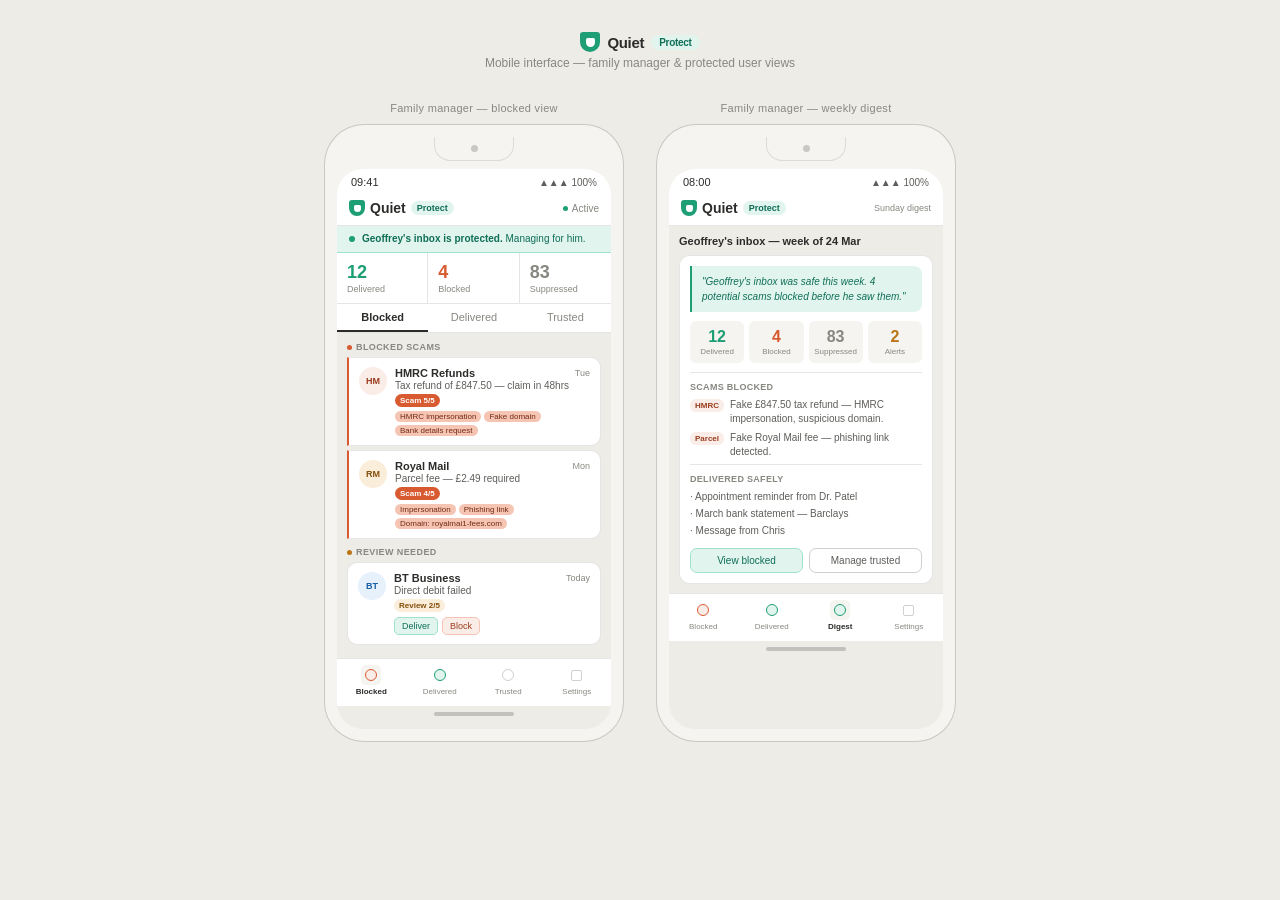
<file: ui/mobile_mocks/quiet_protect_mobile_dashboard.html>
<!DOCTYPE html>
<html lang="en">
<head>
<meta charset="UTF-8">
<meta name="viewport" content="width=device-width, initial-scale=1.0">
<title>Quiet Protect — Mobile Interface Mockup</title>
<style>
  *, *::before, *::after { box-sizing: border-box; margin: 0; padding: 0; }

  :root {
    --bg-primary: #ffffff;
    --bg-secondary: #f5f4f0;
    --bg-tertiary: #eeece7;
    --text-primary: #2c2c2a;
    --text-secondary: #5f5e5a;
    --text-tertiary: #888780;
    --border-subtle: rgba(44,44,42,0.12);
    --border-mid: rgba(44,44,42,0.22);
    --teal: #1d9e75;
    --teal-light: #e1f5ee;
    --teal-dark: #0f6e56;
    --teal-border: #9fe1cb;
    --coral: #d85a30;
    --coral-light: #faece7;
    --coral-dark: #993c1d;
    --amber: #ef9f27;
    --amber-light: #faeeda;
    --amber-dark: #854f0b;
    --gray-light: #f1efe8;
    --gray-mid: #888780;
    --blue-light: #e6f1fb;
    --blue: #185fa5;
    --green-light: #eaf3de;
    --green: #3b6d11;
    --red-light: #fcebeb;
    --red: #a32d2d;
    --font: -apple-system, BlinkMacSystemFont, 'Segoe UI', Helvetica, Arial, sans-serif;
    --radius-md: 8px;
    --radius-lg: 12px;
  }

  body {
    font-family: var(--font);
    background: var(--bg-tertiary);
    color: var(--text-primary);
    min-height: 100vh;
    padding: 2rem 1rem 3rem;
  }

  .page-title {
    text-align: center;
    margin-bottom: 2rem;
  }

  .page-title h1 {
    font-size: 15px;
    font-weight: 600;
    color: var(--text-primary);
    letter-spacing: -0.3px;
    display: inline-flex;
    align-items: center;
    gap: 7px;
  }

  .logo-shield {
    width: 20px;
    height: 20px;
    background: var(--teal);
    border-radius: 3px 3px 10px 10px;
    display: flex;
    align-items: center;
    justify-content: center;
    flex-shrink: 0;
  }

  .logo-shield-inner {
    width: 9px;
    height: 9px;
    background: white;
    border-radius: 2px 2px 5px 5px;
  }

  .protect-badge {
    font-size: 10px;
    font-weight: 600;
    background: var(--teal-light);
    color: var(--teal-dark);
    padding: 2px 8px;
    border-radius: 10px;
  }

  .page-subtitle {
    font-size: 12px;
    color: var(--text-tertiary);
    margin-top: 4px;
  }

  /* SCENE */
  .scene {
    display: flex;
    justify-content: center;
    align-items: flex-start;
    gap: 2rem;
    flex-wrap: wrap;
  }

  .phone-wrap {
    display: flex;
    flex-direction: column;
    align-items: center;
    gap: 10px;
  }

  .phone-label {
    font-size: 11px;
    color: var(--text-tertiary);
    letter-spacing: 0.3px;
    text-align: center;
  }

  /* PHONE FRAME */
  .phone {
    width: 300px;
    background: var(--bg-secondary);
    border-radius: 40px;
    border: 0.5px solid var(--border-mid);
    padding: 12px;
  }

  .phone-notch {
    width: 80px;
    height: 24px;
    background: var(--bg-secondary);
    border-radius: 0 0 16px 16px;
    margin: 0 auto 8px;
    border: 0.5px solid var(--border-subtle);
    border-top: none;
    display: flex;
    align-items: center;
    justify-content: center;
  }

  .notch-dot {
    width: 7px;
    height: 7px;
    border-radius: 50%;
    background: var(--border-mid);
  }

  .screen {
    background: var(--bg-tertiary);
    border-radius: 26px;
    overflow: hidden;
    min-height: 560px;
  }

  .home-bar {
    height: 4px;
    width: 80px;
    background: var(--border-mid);
    border-radius: 2px;
    margin: 6px auto 4px;
  }

  /* STATUS BAR */
  .status-bar {
    background: var(--bg-primary);
    padding: 7px 14px 5px;
    display: flex;
    justify-content: space-between;
    align-items: center;
  }

  .status-time { font-size: 11px; font-weight: 500; color: var(--text-primary); }
  .status-icons { font-size: 10px; color: var(--text-secondary); }

  /* SCREEN TOPBAR */
  .s-topbar {
    background: var(--bg-primary);
    border-bottom: 0.5px solid var(--border-subtle);
    padding: 7px 12px 9px;
    display: flex;
    align-items: center;
    justify-content: space-between;
  }

  .s-logo {
    font-size: 14px;
    font-weight: 600;
    color: var(--text-primary);
    display: flex;
    align-items: center;
    gap: 5px;
  }

  .s-shield {
    width: 16px;
    height: 16px;
    background: var(--teal);
    border-radius: 3px 3px 8px 8px;
    display: flex;
    align-items: center;
    justify-content: center;
    flex-shrink: 0;
  }

  .s-shield-i {
    width: 7px;
    height: 7px;
    background: white;
    border-radius: 2px 2px 4px 4px;
  }

  .s-badge {
    font-size: 9px;
    font-weight: 600;
    background: var(--teal-light);
    color: var(--teal-dark);
    padding: 2px 6px;
    border-radius: 8px;
  }

  .s-agent {
    display: flex;
    align-items: center;
    gap: 4px;
    font-size: 10px;
    color: var(--text-tertiary);
  }

  .s-pulse {
    width: 5px;
    height: 5px;
    border-radius: 50%;
    background: var(--teal);
    animation: pulse 2s ease-in-out infinite;
  }

  @keyframes pulse {
    0%, 100% { opacity: 1; transform: scale(1); }
    50% { opacity: 0.45; transform: scale(0.8); }
  }

  /* BANNER */
  .s-banner {
    background: var(--teal-light);
    border-bottom: 0.5px solid var(--teal-border);
    padding: 6px 12px;
    display: flex;
    align-items: center;
    gap: 7px;
  }

  .s-banner-dot {
    width: 6px;
    height: 6px;
    border-radius: 50%;
    background: var(--teal);
    flex-shrink: 0;
  }

  .s-banner-text { font-size: 10px; color: var(--teal-dark); line-height: 1.4; }
  .s-banner-text strong { font-weight: 600; }

  /* STATS */
  .s-stats {
    background: var(--bg-primary);
    display: grid;
    grid-template-columns: repeat(3, 1fr);
    border-bottom: 0.5px solid var(--border-subtle);
  }

  .s-stat {
    padding: 9px 0 9px 10px;
    border-right: 0.5px solid var(--border-subtle);
  }

  .s-stat:last-child { border-right: none; }

  .s-stat-n { font-size: 18px; font-weight: 600; }
  .s-stat-n.safe      { color: var(--teal); }
  .s-stat-n.blocked   { color: var(--coral); }
  .s-stat-n.suppressed { color: var(--gray-mid); }
  .s-stat-l { font-size: 9px; color: var(--text-tertiary); margin-top: 1px; }

  /* TABS */
  .s-tabs {
    background: var(--bg-primary);
    display: flex;
    border-bottom: 0.5px solid var(--border-subtle);
  }

  .s-tab {
    font-size: 11px;
    padding: 7px 12px;
    color: var(--text-tertiary);
    border-bottom: 2px solid transparent;
    white-space: nowrap;
    flex: 1;
    text-align: center;
    cursor: pointer;
  }

  .s-tab.active {
    color: var(--text-primary);
    border-bottom-color: var(--text-primary);
    font-weight: 600;
  }

  /* CONTENT */
  .s-content { padding: 9px 10px; }

  .s-section-lbl {
    font-size: 9px;
    font-weight: 600;
    color: var(--text-tertiary);
    text-transform: uppercase;
    letter-spacing: 0.4px;
    margin: 8px 0 5px;
    display: flex;
    align-items: center;
    gap: 4px;
  }

  .s-section-lbl:first-child { margin-top: 0; }

  .s-dot { width: 5px; height: 5px; border-radius: 50%; display: inline-block; flex-shrink: 0; }
  .s-dot-blocked  { background: var(--coral); }
  .s-dot-safe     { background: var(--teal); }
  .s-dot-warn     { background: #ba7517; }

  /* CARDS */
  .s-card {
    background: var(--bg-primary);
    border: 0.5px solid var(--border-subtle);
    border-radius: 10px;
    padding: 9px 10px;
    margin-bottom: 4px;
    display: flex;
    gap: 8px;
    align-items: flex-start;
  }

  .s-card.blocked-c {
    border-left: 2px solid var(--coral);
    border-radius: 0 10px 10px 0;
  }

  .s-card.safe-c {
    border-left: 2px solid var(--teal);
    border-radius: 0 10px 10px 0;
  }

  /* AVATARS */
  .s-av {
    width: 28px;
    height: 28px;
    border-radius: 50%;
    display: flex;
    align-items: center;
    justify-content: center;
    font-size: 9px;
    font-weight: 600;
    flex-shrink: 0;
  }

  .av-red    { background: var(--coral-light); color: var(--coral-dark); }
  .av-blue   { background: var(--blue-light);  color: var(--blue); }
  .av-teal   { background: var(--teal-light);  color: var(--teal-dark); }
  .av-gray   { background: var(--gray-light);  color: var(--gray-mid); }
  .av-amber  { background: var(--amber-light); color: var(--amber-dark); }
  .av-green  { background: var(--green-light); color: var(--green); }

  /* CARD BODY */
  .s-card-body { flex: 1; min-width: 0; }

  .s-from {
    font-size: 11px;
    font-weight: 600;
    color: var(--text-primary);
    display: flex;
    align-items: center;
    justify-content: space-between;
    margin-bottom: 1px;
  }

  .s-from-time { font-size: 9px; color: var(--text-tertiary); font-weight: 400; }

  .s-subject {
    font-size: 10px;
    color: var(--text-secondary);
    white-space: nowrap;
    overflow: hidden;
    text-overflow: ellipsis;
    margin-bottom: 3px;
  }

  /* MINI BADGES */
  .s-badge-item {
    font-size: 8px;
    font-weight: 600;
    padding: 2px 5px;
    border-radius: 7px;
    white-space: nowrap;
  }

  .sb-scam     { background: var(--coral);       color: #fff; }
  .sb-blocked  { background: var(--coral-light);  color: var(--coral-dark); }
  .sb-warn     { background: var(--amber-light);  color: var(--amber-dark); }
  .sb-safe     { background: var(--teal-light);   color: var(--teal-dark); }
  .sb-trusted  { background: var(--teal-light);   color: var(--teal-dark); }

  /* THREAT SIGNALS */
  .s-signals {
    display: flex;
    flex-wrap: wrap;
    gap: 3px;
    margin-top: 4px;
  }

  .s-signal {
    font-size: 8px;
    background: #f5c4b3;
    color: #712b13;
    padding: 1px 5px;
    border-radius: 6px;
  }

  /* REVIEW BUTTONS */
  .s-review-btns {
    display: flex;
    gap: 4px;
    margin-top: 5px;
  }

  .s-btn-deliver {
    font-size: 9px;
    padding: 3px 7px;
    border-radius: 5px;
    border: 0.5px solid var(--teal-border);
    background: var(--teal-light);
    color: var(--teal-dark);
    cursor: pointer;
    font-family: var(--font);
  }

  .s-btn-block {
    font-size: 9px;
    padding: 3px 7px;
    border-radius: 5px;
    border: 0.5px solid #f5c4b3;
    background: var(--coral-light);
    color: var(--coral-dark);
    cursor: pointer;
    font-family: var(--font);
  }

  /* AGENT NOTE */
  .s-agent-note {
    background: var(--bg-secondary);
    border-radius: var(--radius-md);
    padding: 6px 9px;
    margin: 3px 0 5px 36px;
    font-size: 9px;
    color: var(--text-secondary);
    line-height: 1.5;
  }

  /* DIGEST BOX */
  .s-digest-box {
    background: var(--bg-primary);
    border: 0.5px solid var(--border-subtle);
    border-radius: 10px;
    padding: 10px;
  }

  .s-digest-quote {
    font-size: 10px;
    color: var(--teal-dark);
    font-style: italic;
    background: var(--teal-light);
    padding: 8px 10px;
    border-radius: 0 8px 8px 0;
    border-left: 2px solid var(--teal);
    margin-bottom: 9px;
    line-height: 1.5;
  }

  .s-digest-stats {
    display: grid;
    grid-template-columns: repeat(4, 1fr);
    gap: 5px;
    margin-bottom: 9px;
  }

  .s-dstat {
    background: var(--bg-secondary);
    border-radius: 6px;
    padding: 7px 4px;
    text-align: center;
  }

  .s-dstat-n { font-size: 16px; font-weight: 600; }
  .s-dstat-l { font-size: 8px; color: var(--text-tertiary); margin-top: 1px; }

  .s-digest-section {
    font-size: 9px;
    font-weight: 600;
    color: var(--text-tertiary);
    text-transform: uppercase;
    letter-spacing: 0.3px;
    margin-bottom: 6px;
    padding-top: 9px;
    border-top: 0.5px solid var(--border-subtle);
  }

  .s-scam-item {
    display: flex;
    gap: 6px;
    align-items: flex-start;
    margin-bottom: 5px;
  }

  .s-scam-badge {
    background: var(--coral-light);
    color: var(--coral-dark);
    font-size: 8px;
    font-weight: 600;
    padding: 2px 5px;
    border-radius: 6px;
    flex-shrink: 0;
    margin-top: 1px;
  }

  .s-scam-text {
    font-size: 10px;
    color: var(--text-secondary);
    line-height: 1.4;
  }

  /* DIGEST FOOTER BUTTONS */
  .s-digest-btns {
    display: flex;
    gap: 6px;
    margin-top: 10px;
  }

  .s-digest-btn {
    flex: 1;
    font-size: 10px;
    padding: 6px;
    border-radius: 7px;
    cursor: pointer;
    font-family: var(--font);
  }

  .s-digest-btn.primary {
    border: 0.5px solid var(--teal-border);
    background: var(--teal-light);
    color: var(--teal-dark);
  }

  .s-digest-btn.secondary {
    border: 0.5px solid var(--border-mid);
    background: transparent;
    color: var(--text-secondary);
  }

  /* SAFE INBOX */
  .s-safe-inbox { padding: 9px 10px; }

  .s-inbox-msg {
    background: var(--bg-primary);
    border: 0.5px solid var(--border-subtle);
    border-radius: 10px;
    padding: 9px 10px;
    margin-bottom: 4px;
    display: flex;
    gap: 8px;
    align-items: flex-start;
  }

  .s-inbox-unread {
    border-left: 2px solid var(--teal);
    border-radius: 0 10px 10px 0;
  }

  .s-inbox-subject {
    font-size: 11px;
    font-weight: 600;
    color: var(--text-primary);
    margin-bottom: 2px;
  }

  .s-inbox-preview {
    font-size: 9px;
    color: var(--text-tertiary);
    margin-top: 2px;
    white-space: nowrap;
    overflow: hidden;
    text-overflow: ellipsis;
  }

  .s-all-clear {
    margin-top: 16px;
    background: var(--teal-light);
    border-radius: 10px;
    padding: 10px 12px;
  }

  .s-all-clear-title {
    font-size: 10px;
    font-weight: 600;
    color: var(--teal-dark);
    margin-bottom: 3px;
  }

  .s-all-clear-text {
    font-size: 9px;
    color: var(--teal-dark);
    line-height: 1.5;
  }

  /* NAVBAR */
  .s-navbar {
    background: var(--bg-primary);
    border-top: 0.5px solid var(--border-subtle);
    display: flex;
    padding: 6px 0 10px;
  }

  .s-nav-item {
    flex: 1;
    display: flex;
    flex-direction: column;
    align-items: center;
    gap: 2px;
    cursor: pointer;
  }

  .s-nav-icon {
    width: 20px;
    height: 20px;
    border-radius: 5px;
    display: flex;
    align-items: center;
    justify-content: center;
  }

  .s-nav-icon.active { background: var(--bg-secondary); }

  .s-nav-dot {
    width: 12px;
    height: 12px;
    border-radius: 50%;
    border: 1.5px solid var(--border-mid);
  }

  .s-nav-dot.blocked-d {
    background: var(--coral-light);
    border-color: var(--coral);
  }

  .s-nav-label {
    font-size: 8px;
    color: var(--text-tertiary);
  }

  .s-nav-label.active {
    color: var(--text-primary);
    font-weight: 600;
  }
</style>
</head>
<body>

<div class="page-title">
  <h1>
    <div class="logo-shield"><div class="logo-shield-inner"></div></div>
    Quiet
    <div class="protect-badge">Protect</div>
  </h1>
  <div class="page-subtitle">Mobile interface — family manager &amp; protected user views</div>
</div>

<div class="scene">

  <!-- PHONE 1: FAMILY MANAGER — BLOCKED VIEW -->
  <div class="phone-wrap">
    <div class="phone-label">Family manager — blocked view</div>
    <div class="phone">
      <div class="phone-notch"><div class="notch-dot"></div></div>
      <div class="screen">

        <div class="status-bar">
          <div class="status-time">09:41</div>
          <div class="status-icons">▲▲▲ 100%</div>
        </div>

        <div class="s-topbar">
          <div class="s-logo">
            <div class="s-shield"><div class="s-shield-i"></div></div>
            Quiet
            <div class="s-badge">Protect</div>
          </div>
          <div class="s-agent"><div class="s-pulse"></div>Active</div>
        </div>

        <div class="s-banner">
          <div class="s-banner-dot"></div>
          <div class="s-banner-text"><strong>Geoffrey's inbox is protected.</strong> Managing for him.</div>
        </div>

        <div class="s-stats">
          <div class="s-stat"><div class="s-stat-n safe">12</div><div class="s-stat-l">Delivered</div></div>
          <div class="s-stat"><div class="s-stat-n blocked">4</div><div class="s-stat-l">Blocked</div></div>
          <div class="s-stat"><div class="s-stat-n suppressed">83</div><div class="s-stat-l">Suppressed</div></div>
        </div>

        <div class="s-tabs">
          <div class="s-tab active">Blocked</div>
          <div class="s-tab">Delivered</div>
          <div class="s-tab">Trusted</div>
        </div>

        <div class="s-content">

          <div class="s-section-lbl"><span class="s-dot s-dot-blocked"></span>Blocked scams</div>

          <div class="s-card blocked-c">
            <div class="s-av av-red">HM</div>
            <div class="s-card-body">
              <div class="s-from">HMRC Refunds<span class="s-from-time">Tue</span></div>
              <div class="s-subject">Tax refund of £847.50 — claim in 48hrs</div>
              <div style="display:flex;align-items:center;gap:4px;margin-top:3px;">
                <span class="s-badge-item sb-scam">Scam 5/5</span>
              </div>
              <div class="s-signals">
                <span class="s-signal">HMRC impersonation</span>
                <span class="s-signal">Fake domain</span>
                <span class="s-signal">Bank details request</span>
              </div>
            </div>
          </div>

          <div class="s-card blocked-c">
            <div class="s-av av-amber">RM</div>
            <div class="s-card-body">
              <div class="s-from">Royal Mail<span class="s-from-time">Mon</span></div>
              <div class="s-subject">Parcel fee — £2.49 required</div>
              <div style="display:flex;gap:4px;margin-top:3px;">
                <span class="s-badge-item sb-scam">Scam 4/5</span>
              </div>
              <div class="s-signals">
                <span class="s-signal">Impersonation</span>
                <span class="s-signal">Phishing link</span>
                <span class="s-signal">Domain: royalmai1-fees.com</span>
              </div>
            </div>
          </div>

          <div class="s-section-lbl"><span class="s-dot s-dot-warn"></span>Review needed</div>

          <div class="s-card">
            <div class="s-av av-blue">BT</div>
            <div class="s-card-body">
              <div class="s-from">BT Business<span class="s-from-time">Today</span></div>
              <div class="s-subject">Direct debit failed</div>
              <div style="display:flex;gap:4px;margin-top:3px;">
                <span class="s-badge-item sb-warn">Review 2/5</span>
              </div>
              <div class="s-review-btns">
                <button class="s-btn-deliver">Deliver</button>
                <button class="s-btn-block">Block</button>
              </div>
            </div>
          </div>

        </div>

        <div class="s-navbar">
          <div class="s-nav-item">
            <div class="s-nav-icon active"><div class="s-nav-dot blocked-d"></div></div>
            <div class="s-nav-label active">Blocked</div>
          </div>
          <div class="s-nav-item">
            <div class="s-nav-icon"><div class="s-nav-dot" style="background:var(--teal-light);border-color:var(--teal);"></div></div>
            <div class="s-nav-label">Delivered</div>
          </div>
          <div class="s-nav-item">
            <div class="s-nav-icon"><div class="s-nav-dot"></div></div>
            <div class="s-nav-label">Trusted</div>
          </div>
          <div class="s-nav-item">
            <div class="s-nav-icon"><div style="width:11px;height:11px;border-radius:2px;border:1.5px solid var(--border-mid);"></div></div>
            <div class="s-nav-label">Settings</div>
          </div>
        </div>

        <div class="home-bar"></div>
      </div>
    </div>
  </div>

  <!-- PHONE 3: FAMILY MANAGER — WEEKLY DIGEST -->
  <div class="phone-wrap">
    <div class="phone-label">Family manager — weekly digest</div>
    <div class="phone">
      <div class="phone-notch"><div class="notch-dot"></div></div>
      <div class="screen">

        <div class="status-bar">
          <div class="status-time">08:00</div>
          <div class="status-icons">▲▲▲ 100%</div>
        </div>

        <div class="s-topbar">
          <div class="s-logo">
            <div class="s-shield"><div class="s-shield-i"></div></div>
            Quiet
            <div class="s-badge">Protect</div>
          </div>
          <div style="font-size:9px;color:var(--text-tertiary);">Sunday digest</div>
        </div>

        <div class="s-content">

          <div style="font-size:11px;font-weight:600;color:var(--text-primary);margin-bottom:8px;">Geoffrey's inbox — week of 24 Mar</div>

          <div class="s-digest-box">
            <div class="s-digest-quote">"Geoffrey's inbox was safe this week. 4 potential scams blocked before he saw them."</div>

            <div class="s-digest-stats">
              <div class="s-dstat"><div class="s-dstat-n" style="color:var(--teal);">12</div><div class="s-dstat-l">Delivered</div></div>
              <div class="s-dstat"><div class="s-dstat-n" style="color:var(--coral);">4</div><div class="s-dstat-l">Blocked</div></div>
              <div class="s-dstat"><div class="s-dstat-n" style="color:var(--gray-mid);">83</div><div class="s-dstat-l">Suppressed</div></div>
              <div class="s-dstat"><div class="s-dstat-n" style="color:#ba7517;">2</div><div class="s-dstat-l">Alerts</div></div>
            </div>

            <div class="s-digest-section">Scams blocked</div>

            <div class="s-scam-item">
              <span class="s-scam-badge">HMRC</span>
              <span class="s-scam-text">Fake £847.50 tax refund — HMRC impersonation, suspicious domain.</span>
            </div>

            <div class="s-scam-item">
              <span class="s-scam-badge">Parcel</span>
              <span class="s-scam-text">Fake Royal Mail fee — phishing link detected.</span>
            </div>

            <div class="s-digest-section">Delivered safely</div>

            <div style="font-size:10px;color:var(--text-secondary);display:flex;flex-direction:column;gap:3px;line-height:1.4;">
              <div>· Appointment reminder from Dr. Patel</div>
              <div>· March bank statement — Barclays</div>
              <div>· Message from Chris</div>
            </div>

            <div class="s-digest-btns">
              <button class="s-digest-btn primary">View blocked</button>
              <button class="s-digest-btn secondary">Manage trusted</button>
            </div>
          </div>

        </div>

        <div class="s-navbar">
          <div class="s-nav-item">
            <div class="s-nav-icon"><div class="s-nav-dot blocked-d"></div></div>
            <div class="s-nav-label">Blocked</div>
          </div>
          <div class="s-nav-item">
            <div class="s-nav-icon"><div class="s-nav-dot" style="background:var(--teal-light);border-color:var(--teal);"></div></div>
            <div class="s-nav-label">Delivered</div>
          </div>
          <div class="s-nav-item">
            <div class="s-nav-icon active"><div class="s-nav-dot" style="background:var(--teal-light);border:1.5px solid var(--teal);"></div></div>
            <div class="s-nav-label active">Digest</div>
          </div>
          <div class="s-nav-item">
            <div class="s-nav-icon"><div style="width:11px;height:11px;border-radius:2px;border:1.5px solid var(--border-mid);"></div></div>
            <div class="s-nav-label">Settings</div>
          </div>
        </div>

        <div class="home-bar"></div>
      </div>
    </div>
  </div>

</div>
</body>
</html>
</file>
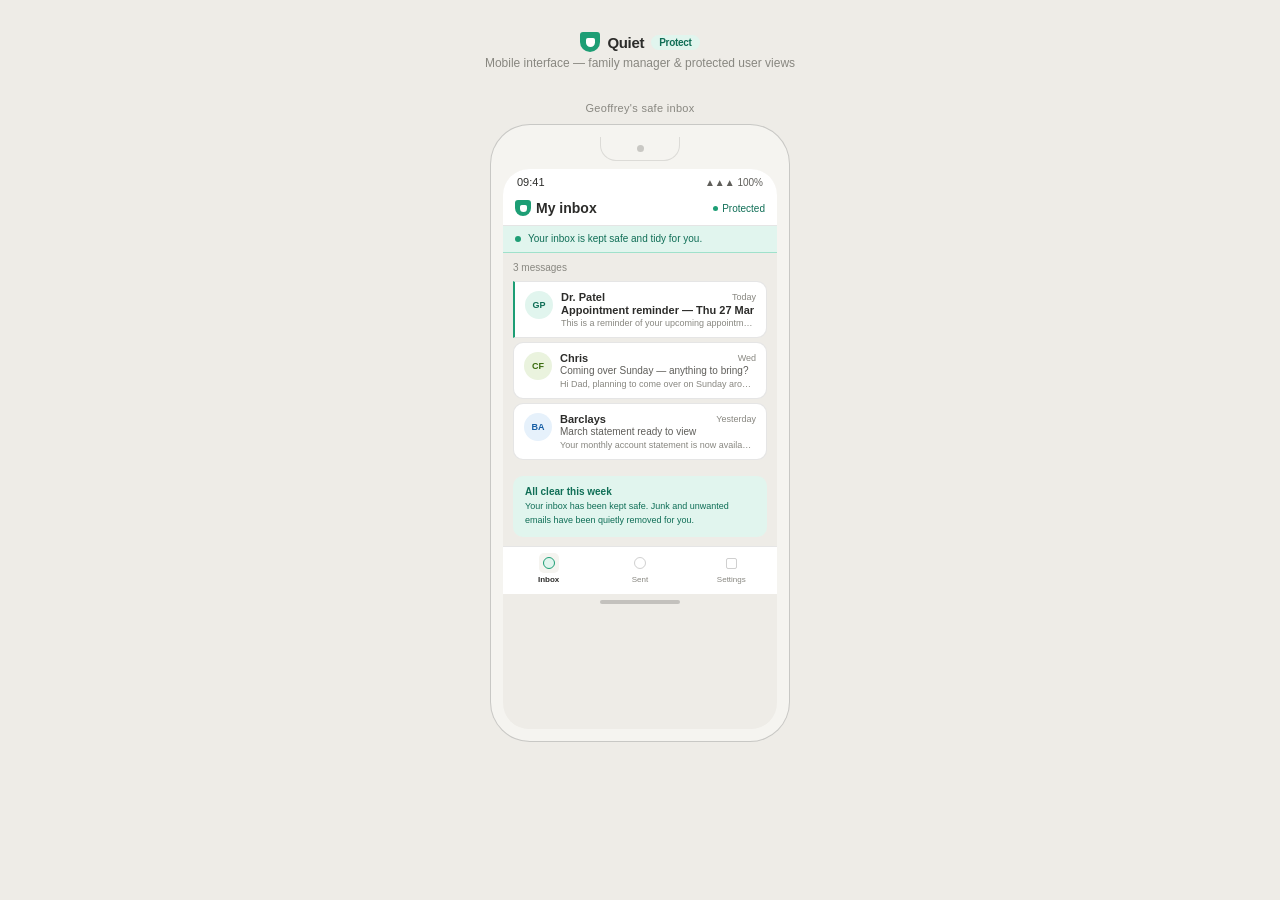
<file: ui/mobile_mocks/quiet_protect_mobile_inbox.html>
<!DOCTYPE html>
<html lang="en">
<head>
<meta charset="UTF-8">
<meta name="viewport" content="width=device-width, initial-scale=1.0">
<title>Quiet Protect — Mobile Interface Mockup</title>
<style>
  *, *::before, *::after { box-sizing: border-box; margin: 0; padding: 0; }

  :root {
    --bg-primary: #ffffff;
    --bg-secondary: #f5f4f0;
    --bg-tertiary: #eeece7;
    --text-primary: #2c2c2a;
    --text-secondary: #5f5e5a;
    --text-tertiary: #888780;
    --border-subtle: rgba(44,44,42,0.12);
    --border-mid: rgba(44,44,42,0.22);
    --teal: #1d9e75;
    --teal-light: #e1f5ee;
    --teal-dark: #0f6e56;
    --teal-border: #9fe1cb;
    --coral: #d85a30;
    --coral-light: #faece7;
    --coral-dark: #993c1d;
    --amber: #ef9f27;
    --amber-light: #faeeda;
    --amber-dark: #854f0b;
    --gray-light: #f1efe8;
    --gray-mid: #888780;
    --blue-light: #e6f1fb;
    --blue: #185fa5;
    --green-light: #eaf3de;
    --green: #3b6d11;
    --red-light: #fcebeb;
    --red: #a32d2d;
    --font: -apple-system, BlinkMacSystemFont, 'Segoe UI', Helvetica, Arial, sans-serif;
    --radius-md: 8px;
    --radius-lg: 12px;
  }

  body {
    font-family: var(--font);
    background: var(--bg-tertiary);
    color: var(--text-primary);
    min-height: 100vh;
    padding: 2rem 1rem 3rem;
  }

  .page-title {
    text-align: center;
    margin-bottom: 2rem;
  }

  .page-title h1 {
    font-size: 15px;
    font-weight: 600;
    color: var(--text-primary);
    letter-spacing: -0.3px;
    display: inline-flex;
    align-items: center;
    gap: 7px;
  }

  .logo-shield {
    width: 20px;
    height: 20px;
    background: var(--teal);
    border-radius: 3px 3px 10px 10px;
    display: flex;
    align-items: center;
    justify-content: center;
    flex-shrink: 0;
  }

  .logo-shield-inner {
    width: 9px;
    height: 9px;
    background: white;
    border-radius: 2px 2px 5px 5px;
  }

  .protect-badge {
    font-size: 10px;
    font-weight: 600;
    background: var(--teal-light);
    color: var(--teal-dark);
    padding: 2px 8px;
    border-radius: 10px;
  }

  .page-subtitle {
    font-size: 12px;
    color: var(--text-tertiary);
    margin-top: 4px;
  }

  /* SCENE */
  .scene {
    display: flex;
    justify-content: center;
    align-items: flex-start;
    gap: 2rem;
    flex-wrap: wrap;
  }

  .phone-wrap {
    display: flex;
    flex-direction: column;
    align-items: center;
    gap: 10px;
  }

  .phone-label {
    font-size: 11px;
    color: var(--text-tertiary);
    letter-spacing: 0.3px;
    text-align: center;
  }

  /* PHONE FRAME */
  .phone {
    width: 300px;
    background: var(--bg-secondary);
    border-radius: 40px;
    border: 0.5px solid var(--border-mid);
    padding: 12px;
  }

  .phone-notch {
    width: 80px;
    height: 24px;
    background: var(--bg-secondary);
    border-radius: 0 0 16px 16px;
    margin: 0 auto 8px;
    border: 0.5px solid var(--border-subtle);
    border-top: none;
    display: flex;
    align-items: center;
    justify-content: center;
  }

  .notch-dot {
    width: 7px;
    height: 7px;
    border-radius: 50%;
    background: var(--border-mid);
  }

  .screen {
    background: var(--bg-tertiary);
    border-radius: 26px;
    overflow: hidden;
    min-height: 560px;
  }

  .home-bar {
    height: 4px;
    width: 80px;
    background: var(--border-mid);
    border-radius: 2px;
    margin: 6px auto 4px;
  }

  /* STATUS BAR */
  .status-bar {
    background: var(--bg-primary);
    padding: 7px 14px 5px;
    display: flex;
    justify-content: space-between;
    align-items: center;
  }

  .status-time { font-size: 11px; font-weight: 500; color: var(--text-primary); }
  .status-icons { font-size: 10px; color: var(--text-secondary); }

  /* SCREEN TOPBAR */
  .s-topbar {
    background: var(--bg-primary);
    border-bottom: 0.5px solid var(--border-subtle);
    padding: 7px 12px 9px;
    display: flex;
    align-items: center;
    justify-content: space-between;
  }

  .s-logo {
    font-size: 14px;
    font-weight: 600;
    color: var(--text-primary);
    display: flex;
    align-items: center;
    gap: 5px;
  }

  .s-shield {
    width: 16px;
    height: 16px;
    background: var(--teal);
    border-radius: 3px 3px 8px 8px;
    display: flex;
    align-items: center;
    justify-content: center;
    flex-shrink: 0;
  }

  .s-shield-i {
    width: 7px;
    height: 7px;
    background: white;
    border-radius: 2px 2px 4px 4px;
  }

  .s-badge {
    font-size: 9px;
    font-weight: 600;
    background: var(--teal-light);
    color: var(--teal-dark);
    padding: 2px 6px;
    border-radius: 8px;
  }

  .s-agent {
    display: flex;
    align-items: center;
    gap: 4px;
    font-size: 10px;
    color: var(--text-tertiary);
  }

  .s-pulse {
    width: 5px;
    height: 5px;
    border-radius: 50%;
    background: var(--teal);
    animation: pulse 2s ease-in-out infinite;
  }

  @keyframes pulse {
    0%, 100% { opacity: 1; transform: scale(1); }
    50% { opacity: 0.45; transform: scale(0.8); }
  }

  /* BANNER */
  .s-banner {
    background: var(--teal-light);
    border-bottom: 0.5px solid var(--teal-border);
    padding: 6px 12px;
    display: flex;
    align-items: center;
    gap: 7px;
  }

  .s-banner-dot {
    width: 6px;
    height: 6px;
    border-radius: 50%;
    background: var(--teal);
    flex-shrink: 0;
  }

  .s-banner-text { font-size: 10px; color: var(--teal-dark); line-height: 1.4; }
  .s-banner-text strong { font-weight: 600; }

  /* STATS */
  .s-stats {
    background: var(--bg-primary);
    display: grid;
    grid-template-columns: repeat(3, 1fr);
    border-bottom: 0.5px solid var(--border-subtle);
  }

  .s-stat {
    padding: 9px 0 9px 10px;
    border-right: 0.5px solid var(--border-subtle);
  }

  .s-stat:last-child { border-right: none; }

  .s-stat-n { font-size: 18px; font-weight: 600; }
  .s-stat-n.safe      { color: var(--teal); }
  .s-stat-n.blocked   { color: var(--coral); }
  .s-stat-n.suppressed { color: var(--gray-mid); }
  .s-stat-l { font-size: 9px; color: var(--text-tertiary); margin-top: 1px; }

  /* TABS */
  .s-tabs {
    background: var(--bg-primary);
    display: flex;
    border-bottom: 0.5px solid var(--border-subtle);
  }

  .s-tab {
    font-size: 11px;
    padding: 7px 12px;
    color: var(--text-tertiary);
    border-bottom: 2px solid transparent;
    white-space: nowrap;
    flex: 1;
    text-align: center;
    cursor: pointer;
  }

  .s-tab.active {
    color: var(--text-primary);
    border-bottom-color: var(--text-primary);
    font-weight: 600;
  }

  /* CONTENT */
  .s-content { padding: 9px 10px; }

  .s-section-lbl {
    font-size: 9px;
    font-weight: 600;
    color: var(--text-tertiary);
    text-transform: uppercase;
    letter-spacing: 0.4px;
    margin: 8px 0 5px;
    display: flex;
    align-items: center;
    gap: 4px;
  }

  .s-section-lbl:first-child { margin-top: 0; }

  .s-dot { width: 5px; height: 5px; border-radius: 50%; display: inline-block; flex-shrink: 0; }
  .s-dot-blocked  { background: var(--coral); }
  .s-dot-safe     { background: var(--teal); }
  .s-dot-warn     { background: #ba7517; }

  /* CARDS */
  .s-card {
    background: var(--bg-primary);
    border: 0.5px solid var(--border-subtle);
    border-radius: 10px;
    padding: 9px 10px;
    margin-bottom: 4px;
    display: flex;
    gap: 8px;
    align-items: flex-start;
  }

  .s-card.blocked-c {
    border-left: 2px solid var(--coral);
    border-radius: 0 10px 10px 0;
  }

  .s-card.safe-c {
    border-left: 2px solid var(--teal);
    border-radius: 0 10px 10px 0;
  }

  /* AVATARS */
  .s-av {
    width: 28px;
    height: 28px;
    border-radius: 50%;
    display: flex;
    align-items: center;
    justify-content: center;
    font-size: 9px;
    font-weight: 600;
    flex-shrink: 0;
  }

  .av-red    { background: var(--coral-light); color: var(--coral-dark); }
  .av-blue   { background: var(--blue-light);  color: var(--blue); }
  .av-teal   { background: var(--teal-light);  color: var(--teal-dark); }
  .av-gray   { background: var(--gray-light);  color: var(--gray-mid); }
  .av-amber  { background: var(--amber-light); color: var(--amber-dark); }
  .av-green  { background: var(--green-light); color: var(--green); }

  /* CARD BODY */
  .s-card-body { flex: 1; min-width: 0; }

  .s-from {
    font-size: 11px;
    font-weight: 600;
    color: var(--text-primary);
    display: flex;
    align-items: center;
    justify-content: space-between;
    margin-bottom: 1px;
  }

  .s-from-time { font-size: 9px; color: var(--text-tertiary); font-weight: 400; }

  .s-subject {
    font-size: 10px;
    color: var(--text-secondary);
    white-space: nowrap;
    overflow: hidden;
    text-overflow: ellipsis;
    margin-bottom: 3px;
  }

  /* MINI BADGES */
  .s-badge-item {
    font-size: 8px;
    font-weight: 600;
    padding: 2px 5px;
    border-radius: 7px;
    white-space: nowrap;
  }

  .sb-scam     { background: var(--coral);       color: #fff; }
  .sb-blocked  { background: var(--coral-light);  color: var(--coral-dark); }
  .sb-warn     { background: var(--amber-light);  color: var(--amber-dark); }
  .sb-safe     { background: var(--teal-light);   color: var(--teal-dark); }
  .sb-trusted  { background: var(--teal-light);   color: var(--teal-dark); }

  /* THREAT SIGNALS */
  .s-signals {
    display: flex;
    flex-wrap: wrap;
    gap: 3px;
    margin-top: 4px;
  }

  .s-signal {
    font-size: 8px;
    background: #f5c4b3;
    color: #712b13;
    padding: 1px 5px;
    border-radius: 6px;
  }

  /* REVIEW BUTTONS */
  .s-review-btns {
    display: flex;
    gap: 4px;
    margin-top: 5px;
  }

  .s-btn-deliver {
    font-size: 9px;
    padding: 3px 7px;
    border-radius: 5px;
    border: 0.5px solid var(--teal-border);
    background: var(--teal-light);
    color: var(--teal-dark);
    cursor: pointer;
    font-family: var(--font);
  }

  .s-btn-block {
    font-size: 9px;
    padding: 3px 7px;
    border-radius: 5px;
    border: 0.5px solid #f5c4b3;
    background: var(--coral-light);
    color: var(--coral-dark);
    cursor: pointer;
    font-family: var(--font);
  }

  /* AGENT NOTE */
  .s-agent-note {
    background: var(--bg-secondary);
    border-radius: var(--radius-md);
    padding: 6px 9px;
    margin: 3px 0 5px 36px;
    font-size: 9px;
    color: var(--text-secondary);
    line-height: 1.5;
  }

  /* DIGEST BOX */
  .s-digest-box {
    background: var(--bg-primary);
    border: 0.5px solid var(--border-subtle);
    border-radius: 10px;
    padding: 10px;
  }

  .s-digest-quote {
    font-size: 10px;
    color: var(--teal-dark);
    font-style: italic;
    background: var(--teal-light);
    padding: 8px 10px;
    border-radius: 0 8px 8px 0;
    border-left: 2px solid var(--teal);
    margin-bottom: 9px;
    line-height: 1.5;
  }

  .s-digest-stats {
    display: grid;
    grid-template-columns: repeat(4, 1fr);
    gap: 5px;
    margin-bottom: 9px;
  }

  .s-dstat {
    background: var(--bg-secondary);
    border-radius: 6px;
    padding: 7px 4px;
    text-align: center;
  }

  .s-dstat-n { font-size: 16px; font-weight: 600; }
  .s-dstat-l { font-size: 8px; color: var(--text-tertiary); margin-top: 1px; }

  .s-digest-section {
    font-size: 9px;
    font-weight: 600;
    color: var(--text-tertiary);
    text-transform: uppercase;
    letter-spacing: 0.3px;
    margin-bottom: 6px;
    padding-top: 9px;
    border-top: 0.5px solid var(--border-subtle);
  }

  .s-scam-item {
    display: flex;
    gap: 6px;
    align-items: flex-start;
    margin-bottom: 5px;
  }

  .s-scam-badge {
    background: var(--coral-light);
    color: var(--coral-dark);
    font-size: 8px;
    font-weight: 600;
    padding: 2px 5px;
    border-radius: 6px;
    flex-shrink: 0;
    margin-top: 1px;
  }

  .s-scam-text {
    font-size: 10px;
    color: var(--text-secondary);
    line-height: 1.4;
  }

  /* DIGEST FOOTER BUTTONS */
  .s-digest-btns {
    display: flex;
    gap: 6px;
    margin-top: 10px;
  }

  .s-digest-btn {
    flex: 1;
    font-size: 10px;
    padding: 6px;
    border-radius: 7px;
    cursor: pointer;
    font-family: var(--font);
  }

  .s-digest-btn.primary {
    border: 0.5px solid var(--teal-border);
    background: var(--teal-light);
    color: var(--teal-dark);
  }

  .s-digest-btn.secondary {
    border: 0.5px solid var(--border-mid);
    background: transparent;
    color: var(--text-secondary);
  }

  /* SAFE INBOX */
  .s-safe-inbox { padding: 9px 10px; }

  .s-inbox-msg {
    background: var(--bg-primary);
    border: 0.5px solid var(--border-subtle);
    border-radius: 10px;
    padding: 9px 10px;
    margin-bottom: 4px;
    display: flex;
    gap: 8px;
    align-items: flex-start;
  }

  .s-inbox-unread {
    border-left: 2px solid var(--teal);
    border-radius: 0 10px 10px 0;
  }

  .s-inbox-subject {
    font-size: 11px;
    font-weight: 600;
    color: var(--text-primary);
    margin-bottom: 2px;
  }

  .s-inbox-preview {
    font-size: 9px;
    color: var(--text-tertiary);
    margin-top: 2px;
    white-space: nowrap;
    overflow: hidden;
    text-overflow: ellipsis;
  }

  .s-all-clear {
    margin-top: 16px;
    background: var(--teal-light);
    border-radius: 10px;
    padding: 10px 12px;
  }

  .s-all-clear-title {
    font-size: 10px;
    font-weight: 600;
    color: var(--teal-dark);
    margin-bottom: 3px;
  }

  .s-all-clear-text {
    font-size: 9px;
    color: var(--teal-dark);
    line-height: 1.5;
  }

  /* NAVBAR */
  .s-navbar {
    background: var(--bg-primary);
    border-top: 0.5px solid var(--border-subtle);
    display: flex;
    padding: 6px 0 10px;
  }

  .s-nav-item {
    flex: 1;
    display: flex;
    flex-direction: column;
    align-items: center;
    gap: 2px;
    cursor: pointer;
  }

  .s-nav-icon {
    width: 20px;
    height: 20px;
    border-radius: 5px;
    display: flex;
    align-items: center;
    justify-content: center;
  }

  .s-nav-icon.active { background: var(--bg-secondary); }

  .s-nav-dot {
    width: 12px;
    height: 12px;
    border-radius: 50%;
    border: 1.5px solid var(--border-mid);
  }

  .s-nav-dot.blocked-d {
    background: var(--coral-light);
    border-color: var(--coral);
  }

  .s-nav-label {
    font-size: 8px;
    color: var(--text-tertiary);
  }

  .s-nav-label.active {
    color: var(--text-primary);
    font-weight: 600;
  }
</style>
</head>
<body>

<div class="page-title">
  <h1>
    <div class="logo-shield"><div class="logo-shield-inner"></div></div>
    Quiet
    <div class="protect-badge">Protect</div>
  </h1>
  <div class="page-subtitle">Mobile interface — family manager &amp; protected user views</div>
</div>

<div class="scene">

  <!-- PHONE 2: GEOFFREY'S SAFE INBOX -->
  <div class="phone-wrap">
    <div class="phone-label">Geoffrey's safe inbox</div>
    <div class="phone">
      <div class="phone-notch"><div class="notch-dot"></div></div>
      <div class="screen">

        <div class="status-bar">
          <div class="status-time">09:41</div>
          <div class="status-icons">▲▲▲ 100%</div>
        </div>

        <div class="s-topbar">
          <div class="s-logo">
            <div class="s-shield"><div class="s-shield-i"></div></div>
            My inbox
          </div>
          <div class="s-agent"><div class="s-pulse"></div><span style="color:var(--teal-dark);">Protected</span></div>
        </div>

        <div class="s-banner">
          <div class="s-banner-dot"></div>
          <div class="s-banner-text">Your inbox is kept safe and tidy for you.</div>
        </div>

        <div class="s-safe-inbox">

          <div style="font-size:10px;color:var(--text-tertiary);margin-bottom:8px;">3 messages</div>

          <div class="s-inbox-msg s-inbox-unread">
            <div class="s-av av-teal">GP</div>
            <div class="s-card-body">
              <div class="s-from">Dr. Patel<span class="s-from-time">Today</span></div>
              <div class="s-inbox-subject">Appointment reminder — Thu 27 Mar</div>
              <div class="s-inbox-preview">This is a reminder of your upcoming appointment...</div>
            </div>
          </div>

          <div class="s-inbox-msg">
            <div class="s-av av-green">CF</div>
            <div class="s-card-body">
              <div class="s-from">Chris<span class="s-from-time">Wed</span></div>
              <div class="s-subject">Coming over Sunday — anything to bring?</div>
              <div class="s-inbox-preview">Hi Dad, planning to come over on Sunday around 2pm...</div>
            </div>
          </div>

          <div class="s-inbox-msg">
            <div class="s-av av-blue">BA</div>
            <div class="s-card-body">
              <div class="s-from">Barclays<span class="s-from-time">Yesterday</span></div>
              <div class="s-subject">March statement ready to view</div>
              <div class="s-inbox-preview">Your monthly account statement is now available...</div>
            </div>
          </div>

          <div class="s-all-clear">
            <div class="s-all-clear-title">All clear this week</div>
            <div class="s-all-clear-text">Your inbox has been kept safe. Junk and unwanted emails have been quietly removed for you.</div>
          </div>

        </div>

        <div class="s-navbar">
          <div class="s-nav-item">
            <div class="s-nav-icon active"><div class="s-nav-dot" style="background:var(--teal-light);border-color:var(--teal);"></div></div>
            <div class="s-nav-label active">Inbox</div>
          </div>
          <div class="s-nav-item">
            <div class="s-nav-icon"><div class="s-nav-dot"></div></div>
            <div class="s-nav-label">Sent</div>
          </div>
          <div class="s-nav-item">
            <div class="s-nav-icon"><div style="width:11px;height:11px;border-radius:2px;border:1.5px solid var(--border-mid);"></div></div>
            <div class="s-nav-label">Settings</div>
          </div>
        </div>

        <div class="home-bar"></div>
      </div>
    </div>
  </div>

</div>
</body>
</html>
</file>
